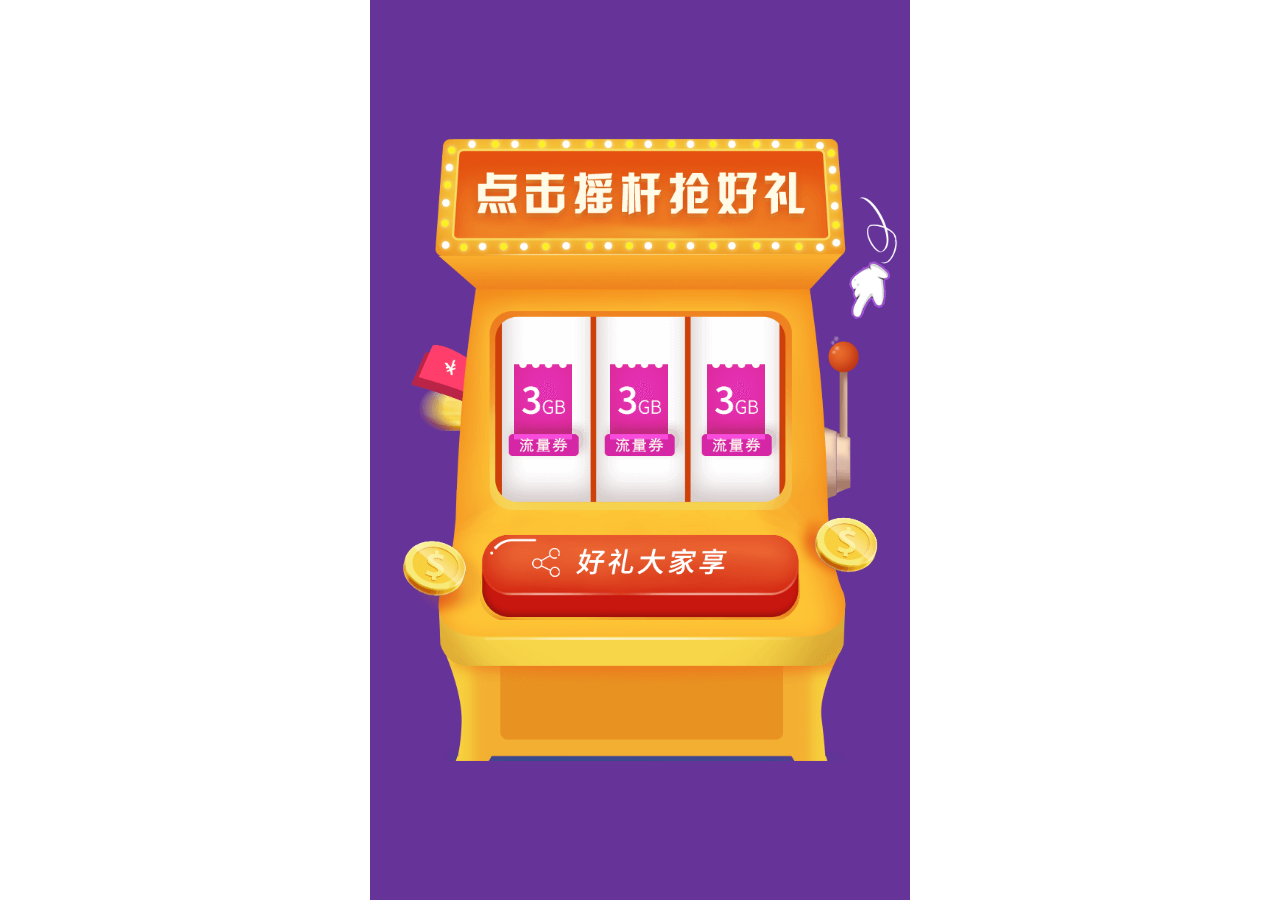
<file: 模拟老虎机抽奖/index.html>
﻿<!DOCTYPE html>
<html>
<head>
<meta charset="UTF-8">
<meta name="viewport" content="width=device-width, user-scalable=no, initial-scale=1.0, maximum-scale=1.0, minimum-scale=1.0">
<meta http-equiv="X-UA-Compatible" content="ie=edge">
<title>抽奖</title>

<link rel="stylesheet" href="css/public.css">

<script src="js/jquery-1.10.2.js"></script>
<script src="js/easing.min.js"></script>
<script src="js/mejs.js"></script>

</head>
<body>

<section>
	<div class="machine">
		<dl class="rotate_box clear">
			<dd></dd>
			<dd></dd>
			<dd></dd>
		</dl>
		<a class="poiner" href="">
		<img src="images/poiner.png" alt="">
		</a>
		<a class="rotate_btn" href="javascript: void(0);">
		<img src="images/rocker.png" alt="">
		</a>
		<div class="btn_box">
			<img src="images/share_btn.png" alt="">
		</div>
	</div>
</section>

<div class="mask">
	<img src="images/alert_img.png" alt="">
</div>
<div style="text-align:center;">
</div>

</body>
</html>
</file>
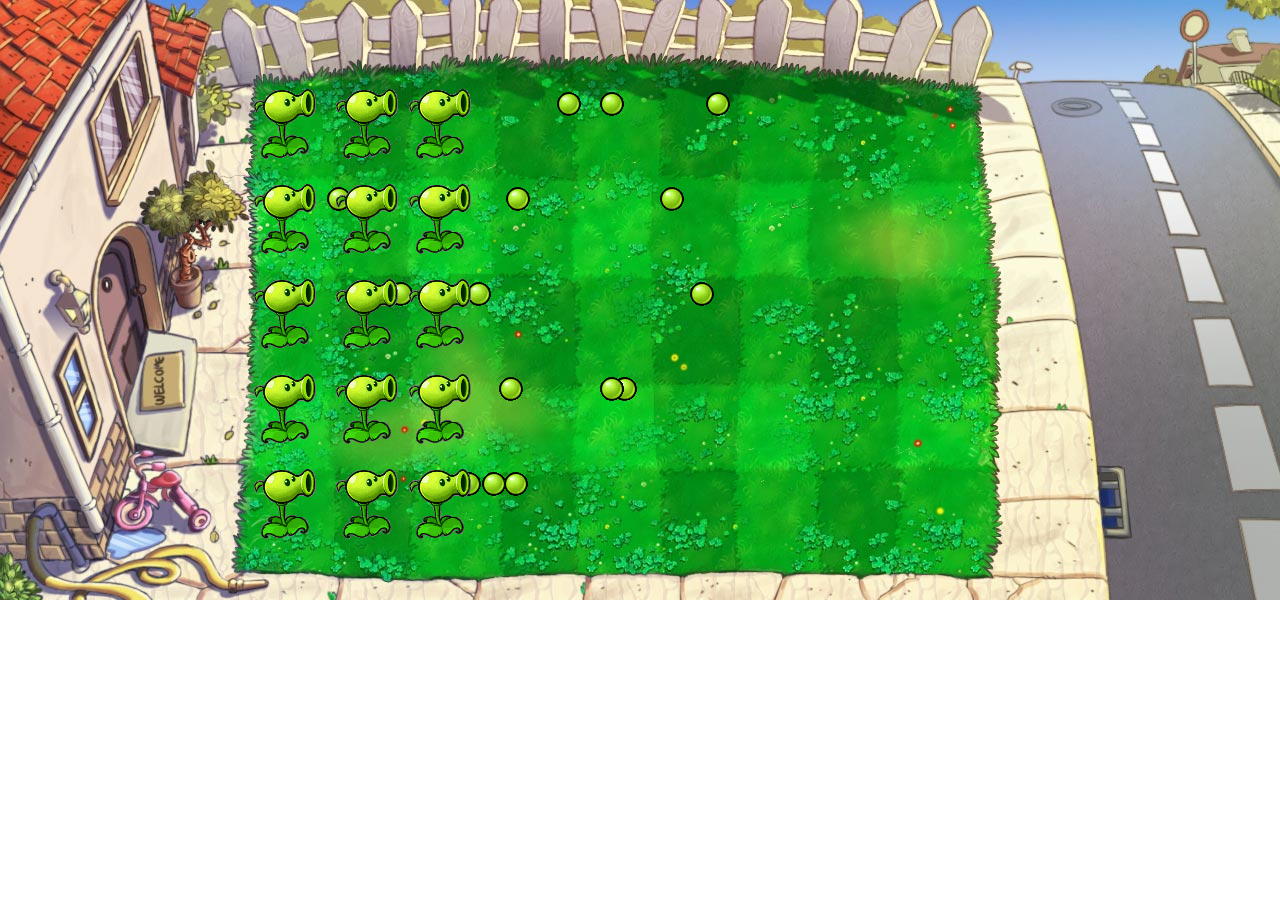
<file: animate函数模拟豌豆发射/plants.html>
<!DOCTYPE html>
<html>
	<head>
		<meta charset="UTF-8" />
		<script type="text/javascript" src="jquery-1.11.2.min.js"></script>
		<style type="text/css">
			body {
				background: url(img/background1.jpg) no-repeat;
				position: fixed;
			}
			ul li {
				list-style: none;
			}
			.wrap {
				position: relative;
				left: 170px;
				top: 65px;
			}
			.plants1  {
				display: inline-block;
				position: relative;
				left:35px;
			}
			.plants1 .plant {
				position: relative;
				margin-bottom:20px;
			}
			.plants1 .plant .PB00 {
				position: absolute;
				top:-2px;
				left:15px;
			}
			
			.plants2  {
				display: inline-block;
				position: relative;
				left:2px;
			}
			.plants2 .plant {
				position: relative;
				margin-bottom:20px;
			}
			.plants2 .plant .PB00 {
				position: absolute;
				top:-2px;
				left:15px;
			}
			
			.plants3  {
				display: inline-block;
				position: relative;
				left:-40px;
			}
			.plants3 .plant {
				position: relative;
				margin-bottom:20px;
			}
			.plants3 .plant .PB00 {
				position: absolute;
				top:-2px;
				left:15px;
			}
		</style>
	</head>
	<body>
		<div class='wrap'>
			<ul class='plants1'>
				<li class='plant'>
					<img class='Peashooter' src="img/Peashooter.gif" />
					<img class='PB00' src="img/PB00.gif" />
				</li>
				<li class='plant'>
					<img class='Peashooter' src="img/Peashooter.gif" />
					<img class='PB00' src="img/PB00.gif" />
				</li>
				<li class='plant'>
					<img class='Peashooter' src="img/Peashooter.gif" />
					<img class='PB00' src="img/PB00.gif" />
				</li>
				<li class='plant'>
					<img class='Peashooter' src="img/Peashooter.gif" />
					<img class='PB00' src="img/PB00.gif" />
				</li>
				<li class='plant'>
					<img class='Peashooter' src="img/Peashooter.gif" />
					<img class='PB00' src="img/PB00.gif" />
				</li>
				
			</ul>
			
			<ul class='plants2'>
				<li class='plant'>
					<img class='Peashooter' src="img/Peashooter.gif" />
					<img class='PB00' src="img/PB00.gif" />
				</li>
				<li class='plant'>
					<img class='Peashooter' src="img/Peashooter.gif" />
					<img class='PB00' src="img/PB00.gif" />
				</li>
				<li class='plant'>
					<img class='Peashooter' src="img/Peashooter.gif" />
					<img class='PB00' src="img/PB00.gif" />
				</li>
				<li class='plant'>
					<img class='Peashooter' src="img/Peashooter.gif" />
					<img class='PB00' src="img/PB00.gif" />
				</li>
				<li class='plant'>
					<img class='Peashooter' src="img/Peashooter.gif" />
					<img class='PB00' src="img/PB00.gif" />
				</li>
				
			</ul>
			
			<ul class='plants3'>
				
				<li class='plant'>
					<img class='Peashooter' src="img/Peashooter.gif" />
					<img class='PB00' src="img/PB00.gif" />
				</li>
				<li class='plant'>
					<img class='Peashooter' src="img/Peashooter.gif" />
					<img class='PB00' src="img/PB00.gif" />
				</li>
				<li class='plant'>
					<img class='Peashooter' src="img/Peashooter.gif" />
					<img class='PB00' src="img/PB00.gif" />
				</li>
				<li class='plant'>
					<img class='Peashooter' src="img/Peashooter.gif" />
					<img class='PB00' src="img/PB00.gif" />
				</li>
				<li class='plant'>
					<img class='Peashooter' src="img/Peashooter.gif" />
					<img class='PB00' src="img/PB00.gif" />
				</li>
			</ul>
		</div>
	</body>
	
	<script type="text/javascript">
	
		function randomNum(num){
			return Math.floor(Math.random()*(num+1));
		};
		
		setInterval(function(){
			var $this = $('.PB00').eq(randomNum(17));
			$this.animate({'margin-left' : 1000},2000,function(){
				$this.css({'margin-left' : 0});
			});
		},10);
		
	</script>	
	
</html>
</file>
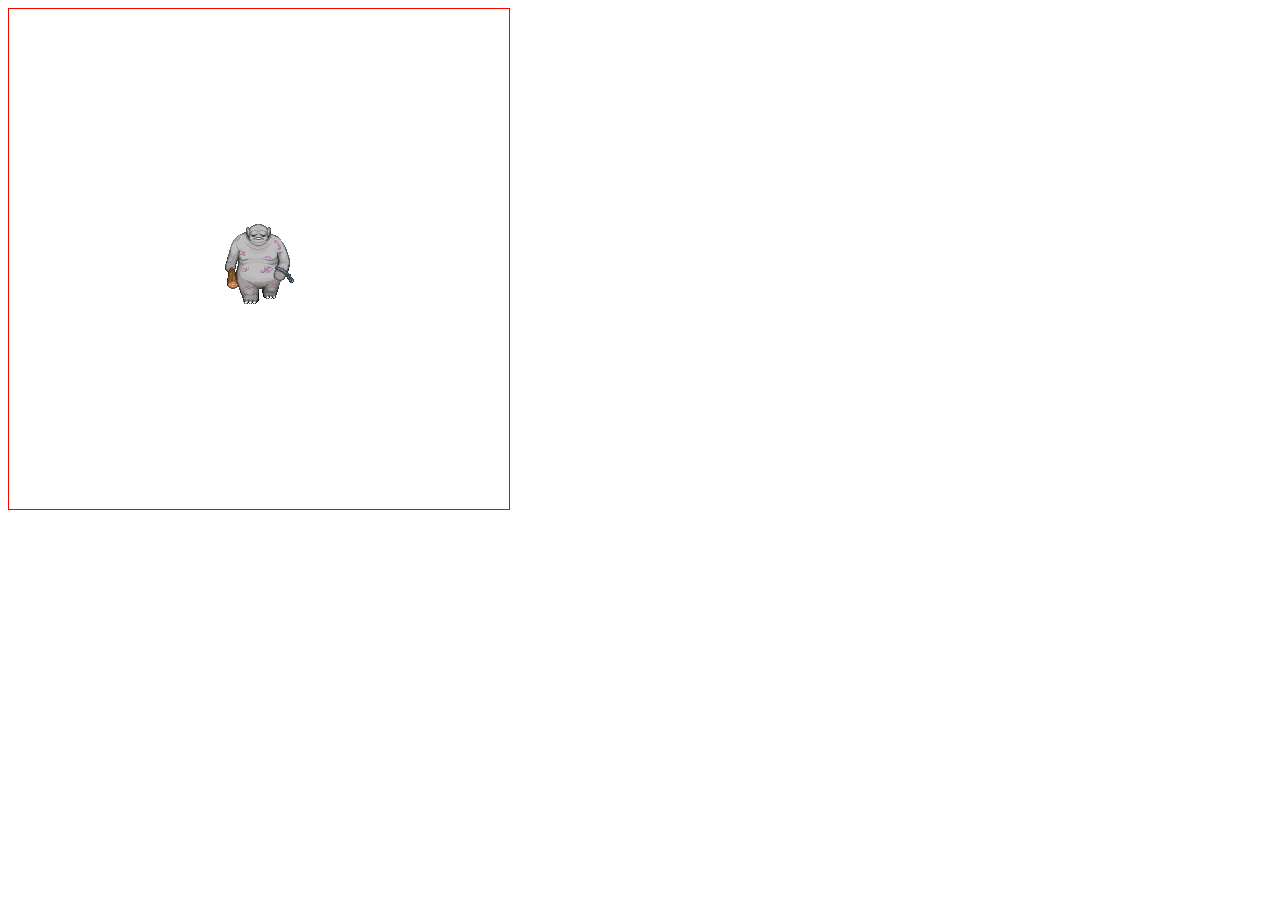
<file: canvas/绘制行走小人.html>
<!DOCTYPE html>
<html lang="en">
<head>
    <meta charset="UTF-8">
    <title>Document</title>
</head>
<body>
    <canvas id="mycanvas" width="500px" height="500px" style="border:1px solid red"></canvas>
</body>
<script>
    function Person(ctx){
        this.ctx = ctx || document.querySelector("#mycanvas").getContext("2d");
        this.canvasWidth = this.ctx.canvas.width;
        this.canvasHeight = this.ctx.canvas.height;
        //小人行走的方向  0 前      1 左       2 右       3 后
        this.direction = 0;
        //当前显示的是第几张图片
        this.index = 0;
        //每按下一次键盘，步进是10
        this.step = 10;

        //x和y方向移动的距离
        this.stepX = 0 ;
        this.stepY = 0;

        //初始化
        this.init();
    }

    Person.prototype.init = function(){
        var that = this;
        //1.要绑定键盘的事件
        document.onkeydown = function(e){
            switch(e.keyCode){
                case 37:
                    //左
                    that.direction = 1;
                    if(that.stepX > -that.canvasWidth/2){
                        that.stepX -= that.step;
                    }
                    that.drawImage();
                    break;
                case 38:
                    //上
                    that.direction = 3;
                    if(that.stepY > -that.canvasHeight/2){
                        that.stepY -= that.step;
                    }
                    that.drawImage();
                    break;
                case  39:
                    //右
                    that.direction = 2;
                    if(that.stepX < that.canvasWidth/2){
                        that.stepX += that.step;
                    }
                    that.drawImage();
                    break;
                case  40:
                    //下
                    that.direction = 0;
                    if(that.stepY < that.canvasHeight/2){
                        that.stepY += that.step;
                    }
                    that.drawImage();
                    break;
                default:
                    break;
            }
        }

        //2.调用drawImage方法
        this.drawImage();
    }

    Person.prototype.drawImage = function(){
        //1.每调用一次drawImage方法，说明要绘制一次图片，就让index+1
        this.index++;
        if(this.index == 4){
            this.index = 0;
        }
        //2.创建一个图片，在onload方法中让图片显示
        var image = new Image();
        image.src = "image/04.png";
        var that = this;
        image.onload = function(){
            var imageWidth = image.width;
            var imageHeight = image.height;
            var personWidth = imageWidth/4;
            var personHeight = imageHeight/4;

            var centerX = that.canvasWidth/2 - personWidth/2;
            var centerY = that.canvasHeight/2 - personHeight/2;
            that.ctx.clearRect(0,0,that.canvasWidth,that.canvasHeight);
            that.ctx.drawImage(image,that.index*personWidth ,that.direction*personHeight,personWidth,personHeight,centerX+that.stepX,centerY+that.stepY,personWidth,personHeight)
        }
    }

    var p = new Person();

</script>
</html>
</file>
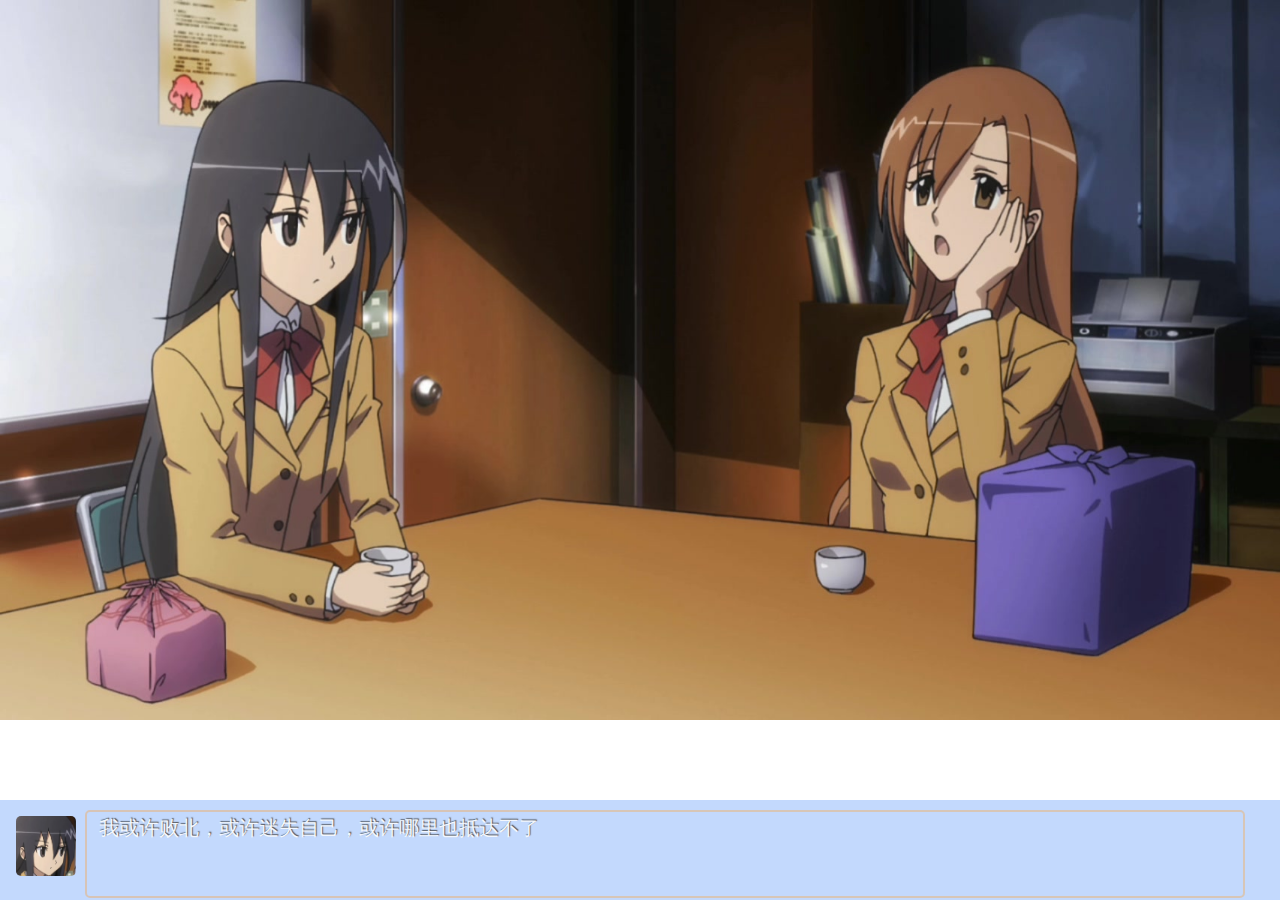
<file: js实现对话效果/dialogTest.html>
<!DOCTYPE html>
<html>
	<head>
		<meta charset="UTF-8">
		<title></title>
		<link rel="stylesheet" type="text/css" href="css/dialog.css"/>
		<!--<script type="text/javascript" src="js/dialog.js"></script>-->
		<style type="text/css">
			* {margin:0;padding:0}
		</style>
		
		<script type="text/javascript">
		
		window.onload = function(){
		
		var gameDialog = function(id,text,speed){
			var box = document.getElementById(id);
			var text = text;
			var len = text.length;
			var timer = null;
			var index = 0;
			var character = '';
			var flag = false; //默认不允许点击
			function start(){
				box.innerHTML = '';
				timer = setInterval(function(){
					if(box.scrollHeight > box.clientHeight){
						//将溢出的那个字保存在下来
						character = text.charAt(index - 1); //因为上一次已经 ++了，所以这里要减一
						clearInterval(timer);
						//当一段对话结束了，就允许点击
				        flag = true;
						return;
					}
				    if(index == len){
				        clearInterval(timer);
				        
				    }
				    
				    if(character){
						box.innerHTML += character;
						character = '';//重置该字符
					}else{
						box.innerHTML += text.charAt(index++);
					}
					
				},speed);
			}
			
			start();
			
			box.onclick = function(){
				if(flag){
					start(); 	 //当你允许点击的时候，才触发start函数，否则不好意思，点击无效
					flag = false;//触发成功后,回到之前的状态
				}
				
			}
		}
	
	
			
		gameDialog('content',
			" 我或许败北，或许迷失自己，或许哪里也抵达不了，"+
			" 任凭怎么挣扎也只能徒呼奈何，或许我只是徒然掬一把废墟灰烬，" +
			" 唯我一人蒙在鼓里，或许这里没有任何人把赌注下在我身上。"+
			" 或许我已失去一切，无所谓。有一点是明确的：至少我有值得等待有值得寻求的东西。" 
		,28);
		
		}
		
		

		</script>
	</head>
	<body>
		<div  class='dialog'>
			<span class='pic'></span>
			<div id = 'innerBox' class='innerBox'>
				<div id='content'></div>
			</div>
		</div>
	</body>
</html>
</file>
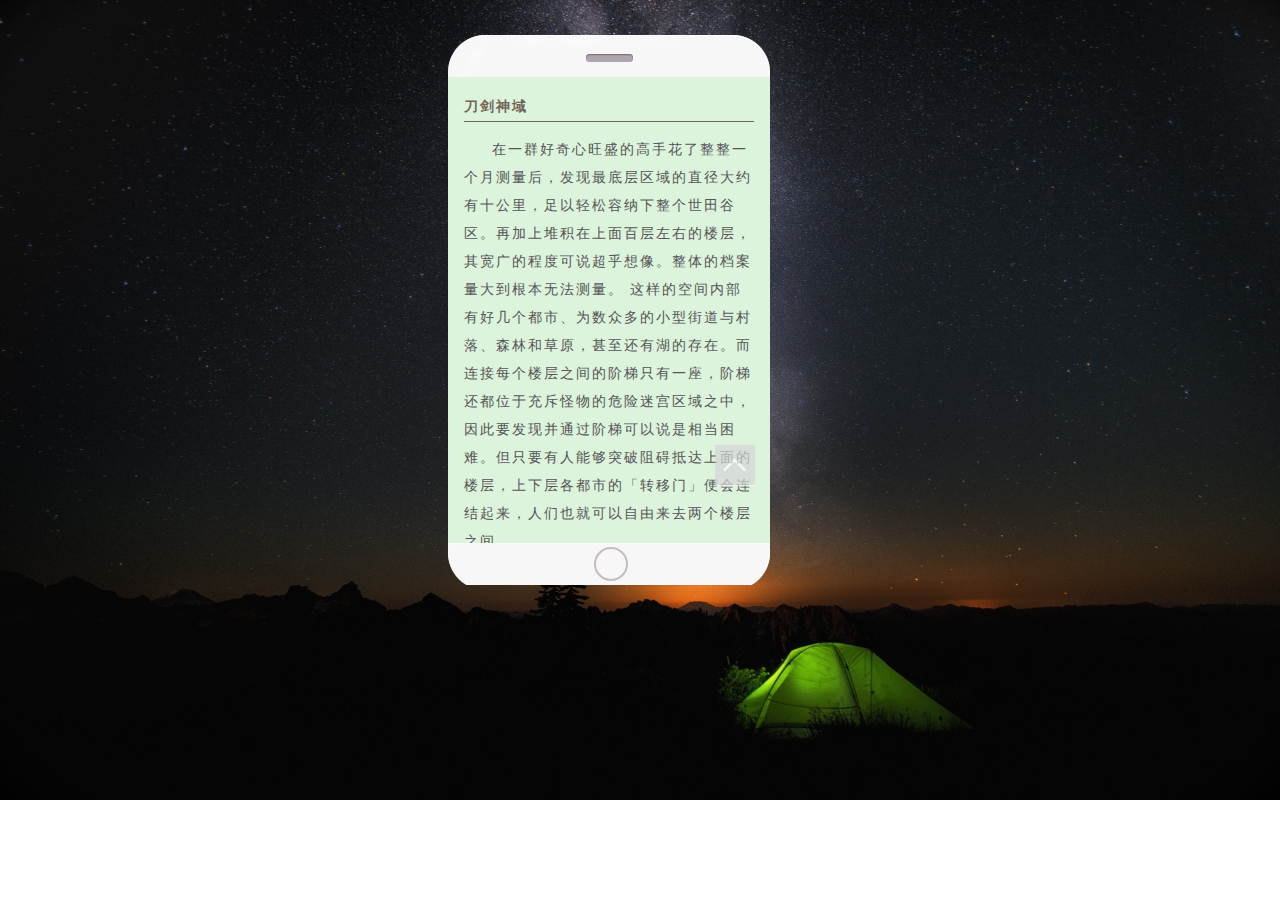
<file: Web阅读器/TextReader.html>
<!DOCTYPE html>
<html>
	<head>
		<meta charset="UTF-8">
		<title>TextReader</title>
		<script src="http://libs.baidu.com/jquery/2.0.0/jquery.min.js"></script>
		
		<style type="text/css">
			
			*{
				padding: 0;
				margin: 0;
			}
			
			body{
				background: url(bg.jpg) no-repeat;
				background-size: 100%;
			}
			
			.phone {
				width:322px ;
				height:550px; 
				position:relative;
				left:35%;
				top:35px;
			}
			
			.phone .phone_top {
				background: url(phone_top.png);
				height:42px;
			}
			
			.phone .phone-bottom  {
				background: url(phone_bottom.png);
			    position: absolute;
			    height: 42px;
			    width: 100%;
			    bottom: 0;
			}
			
			.phone .container{
				overflow-x: hidden;
				overflow-y: auto;
				width:90%;
				background:#ccc;
				height:456px;
				font-size:14px;
				text-align:left;
				background:#dcf3dc;
				font-family:微软雅黑;
				color:#555;
				line-height:28px;
				padding:16px;
				text-indent: 2em;
				padding: 16px 16px 0px 16px;
			}	
			
			.phone .container h4 {
				text-indent: 0;
				margin-bottom: 1em;
				color:#736357;
				border-bottom:1px solid #736357;
				letter-spacing: 2px;
			}
			
			.phone .container p {
				margin-bottom: 15px;
				letter-spacing: 2px;
			}
			
			.phone .container #toTop {
				width: 40px;
				height: 60px;
				display: inline-block;
				position: absolute;
				background: url(top.png) no-repeat;
				background-size: 100%;
				bottom:80px;
				right: 15px;
				opacity: 0.7;
			}
			
			.back {
				width: 30px;
			    height: 30px;
			    position: absolute;
			    left: 50%;
			    margin-left: -15px;
			    border: 2px solid #c7bcbc;
			    top: 4px;
			    border-radius: 50%;
			}
			
			/** 滚动条样式美化  */
			::-webkit-scrollbar{width:5px;height:6px;background:#ccc;}
			::-webkit-scrollbar-button{background-color:#e5e5e5;}
			::-webkit-scrollbar-track{background:#999;}
			::-webkit-scrollbar-track-piece{background:#ccc}
			::-webkit-scrollbar-thumb{background:#666;}
			::-webkit-scrollbar-corner{background:#82AFFF;}
			::-webkit-scrollbar-resizer{background:#FF0BEE;}
			scrollbar{-moz-appearance:none !important;background:rgb(0,255,0) !important;}
			scrollbarbutton{-moz-appearance:none !important;background-color:rgb(0,0,255) !important;}
			scrollbarbutton:hover{-moz-appearance:none !important;background-color:rgb(255,0,0) !important;}

		</style>
	</head>
	
<body>
	<div class='phone'>
		<div class='phone_top'></div>
		<div class='container'>
			
			<span id='toTop'></span>
			
			<h4>刀剑神域 </h4>
			<p>
				在一群好奇心旺盛的高手花了整整一个月测量后，发现最底层区域的直径大约有十公里，足以轻松容纳下整个世田谷区。再加上堆积在上面百层左右的楼层，其宽广的程度可说超乎想像。整体的档案量大到根本无法测量。 这样的空间内部有好几个都市、为数众多的小型街道与村落、森林和草原，甚至还有湖的存在。而连接每个楼层之间的阶梯只有一座，阶梯还都位于充斥怪物的危险迷宫区域之中，因此要发现并通过阶梯可以说是相当困难。但只要有人能够突破阻碍抵达上面的楼层，上下层各都市的「转移门」便会连结起来，人们也就可以自由来去两个楼层之间。
			</p>
			<p>
				经过两年的时间，这个巨大城堡就这样被逐渐地往上攻略，目前已到达第七十四层。城堡的名称是「艾恩葛朗特」。这座持续飘浮在空中、吞噬了将近六千人，充满着剑与战斗的世界。它的另一个名字是——SwordArtOnline刀剑神域」。闪烁着深灰色光芒的剑尖，浅浅地划过我的肩膀。 那固定显示在视线左上角的细长横线，好不容易缩短了长度。同时，似乎有只冰冷的手掌，抚摸过我胸口深处。 
			</p>
			<p>
				横线——那称为HP条的蓝色条状物，可以看出我的生命残值。虽然它还有八成左右的残值，但不能把事情看得太过于乐观。因为相对来说，我已经朝死亡深渊前进了两步。 在敌人的剑再度进入攻击动作之前，我就先往后跳开一大步，以保持与敌人之间的距离。 
			</p>
			<p>「呼……」 
			</p>
			<p>硬是吐了一大口气来调整一下气息。在这个世界的「身体」虽然不需要氧气，但在另一边，也就是躺在真实世界里的真正身体，现在呼吸应该非常剧烈。而随意摆放的手应该正流着大量冷汗，心跳也加速到破表了吧。 </p>
			
			<p>这也是理所当然的事。就算我眼前所见全部都是虚拟的立体影像对象，减少的也只是数值化的生命值，但我现在的确是赌上自己的性命在战斗。 从赌上性命这点来看，这场战斗真是相当不公平。因为，眼前的「敌人」——这除了拥有闪耀着光芒的深绿鳞片皮肤与长手臂外，还有着蜥蜴头与尾巴的半人半兽怪物，不只外表不是人类、甚至没有真实的生命。它只不过是不论被杀掉多少次，都可以由系统无限重生的数字文件档案集合体。 </p>
			<p>不对。 目前，操纵这只蜥蜴人的AI程序正在观察、学习我的战斗方式，用以不断提升自己的应对能力。但这些学习档案，在该个体消灭后便会重置，而且不会反馈到下次出现在这个区域的同种个体上。 
			</p>
			
		</div>
		<div class='phone-bottom'>
			<span class='back'></span>
		</div>
	</div>
</body>

<script type="text/javascript">
	//单机图标直接返回顶部
	$('#toTop').on('click',function(){
		$('.phone .container').eq(0).stop(true, true).animate({ scrollTop: 0},500,function(){
			$('#toTop').css({'opacity' : 0}); 
		});
		
		return false;
	});
	

	var justScrollTop = 0; //记录上一次滚动条距离顶部的位置
	
	//滚动条监听事件
	$('.phone .container').on('scroll',function(e){
		if(e.target.scrollTop > justScrollTop){
			$('#toTop').css({'opacity' : 0});
		}else{
			$('#toTop').css({'opacity' : 0.8});
		}
		
		justScrollTop = e.target.scrollTop;
	});
</script>


</html>
</file>
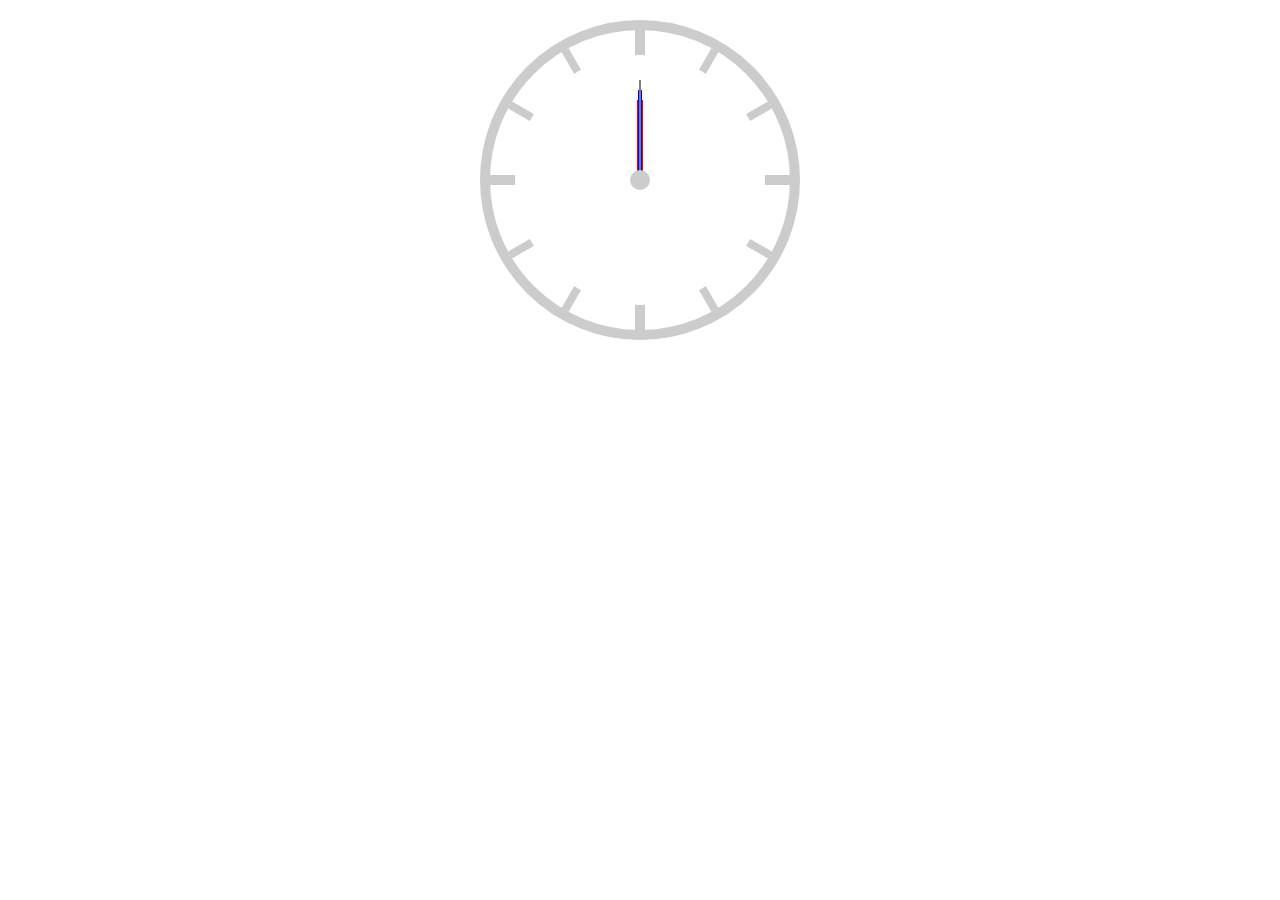
<file: 时钟案例/时钟案例.html>
<!DOCTYPE html>
<html lang="en">
<head>
    <meta charset="UTF-8">
    <title>Document</title>

    <style>
        .clock{
            margin: 20px auto;
            width: 300px;
            height: 300px;
            border: 10px solid #ccc;
            border-radius: 50%;

            position: relative;
        }

        .clock .line{
            position: absolute;
            width: 8px;
            height: 100%;
            background-color: #ccc;
            left: 50%;
            transform: translateX(-50%);
        }

        .clock .line1{

            transform:translateX(-50%) rotateZ(30deg);
        }

        .clock .line2{
            transform:translateX(-50%) rotateZ(60deg);
        }

        .clock .line3{
            width: 10px;
            transform:translateX(-50%) rotateZ(90deg);
        }

        .clock .line4{

            transform:translateX(-50%) rotateZ(120deg);
        }

        .clock .line5{
            transform:translateX(-50%) rotateZ(150deg);
        }

        .clock .line6{
            width: 10px;
            transform:translateX(-50%) rotateZ(180deg);
        }

        .clock .cover{
            width: 250px;
            height: 250px;
            background-color: white;
            position: absolute;
            left: 50%;
            top: 50%;
            transform: translate(-50%,-50%);
            border-radius: 50%;
        }

        .clock .center{
            width: 20px;
            height: 20px;
            background-color: #ccc;
            position: absolute;
            left: 50%;
            top: 50%;
            transform: translate(-50%,-50%);
            border-radius: 50%;
        }

        .clock .hour{
            width: 6px;
            height: 80px;
            background-color: red;
            position: absolute;
            left: 50%;
            top: 50%;
            transform: translate(-50%,-100%);

           /*animation-name: clockAnimation;
            animation-duration: 43200s;
            animation-timing-function: linear;
            animation-iteration-count: infinite;*/

            transform-origin: bottom center;

            /*复合属性*/
            animation:clockAnimation 43200s linear infinite;
        }

        .clock .minute{
            width: 4px;
            height: 90px;
            background-color: blue;
            position: absolute;
            left: 50%;
            top: 50%;
            transform: translate(-50%,-100%);

            /*animation-name: clockAnimation;
            animation-duration: 3600s;
            animation-timing-function: linear;
            animation-iteration-count: infinite;*/
            transform-origin: bottom center;

            animation:clockAnimation 3600s linear infinite;
        }

        .clock .second{
            width: 2px;
            height: 100px;
            background-color: gray;
            position: absolute;
            left: 50%;
            top: 50%;
            transform: translate(-50%,-100%);

            /*animation-name: clockAnimation;
            animation-duration: 60s;
            animation-timing-function: steps(60);  !*分60步执行clockAnimation动画，此时就不再是匀速效果了*!
            animation-iteration-count: infinite;*/
            transform-origin: bottom center;

            animation:clockAnimation 60s steps(60) infinite;
        }


        @keyframes clockAnimation{
            0%{
                transform:translate(-50%,-100%) rotateZ(0deg);
            }
            100%{
                transform:translate(-50%,-100%) rotateZ(360deg);
            }
        }
    </style>
</head>
<body>
    <div class="clock">
        <div class="line line1"></div>
        <div class="line line2"></div>
        <div class="line line3"></div>
        <div class="line line4"></div>
        <div class="line line5"></div>
        <div class="line line6"></div>
        <div class="cover"></div>
        <div class="hour"></div>
        <div class="minute"></div>
        <div class="second"></div>
        <div class="center"></div>
    </div>
</body>

</html>
</file>
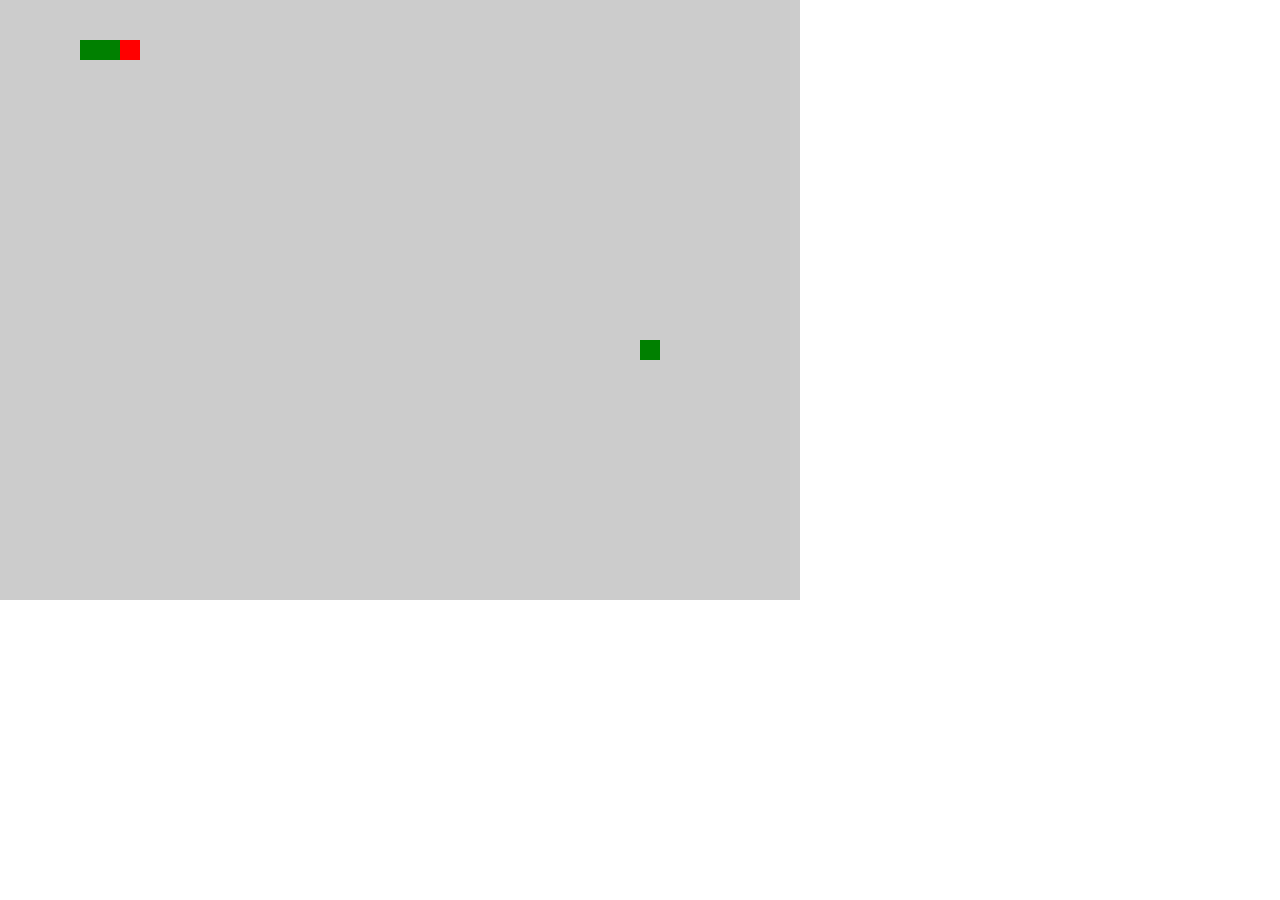
<file: 贪吃蛇/贪吃蛇.html>
<!DOCTYPE html PUBLIC "-//W3C//DTD XHTML 1.0 Strict//EN" "http://www.w3.org/TR/xhtml1/DTD/xhtml1-strict.dtd">
<html xmlns="http://www.w3.org/1999/xhtml" xml:lang="en">
<head>
    <meta http-equiv="Content-Type" content="text/html;charset=UTF-8">
    <title>Document</title>
    <script src="common.js"></script>
    <script src="index2.js"></script>

    <style>
        *{
            margin: 0px;
            padding:0px;
        }

        #map {
            width: 800px;
            height: 600px;
            background-color: #ccc;
            position: relative;
        }
    </style>
</head>
<body>
    <div id="map">

    </div>
</body>

<script>
    var game = new Game();
    game.startGame();
</script>

</html>
</file>
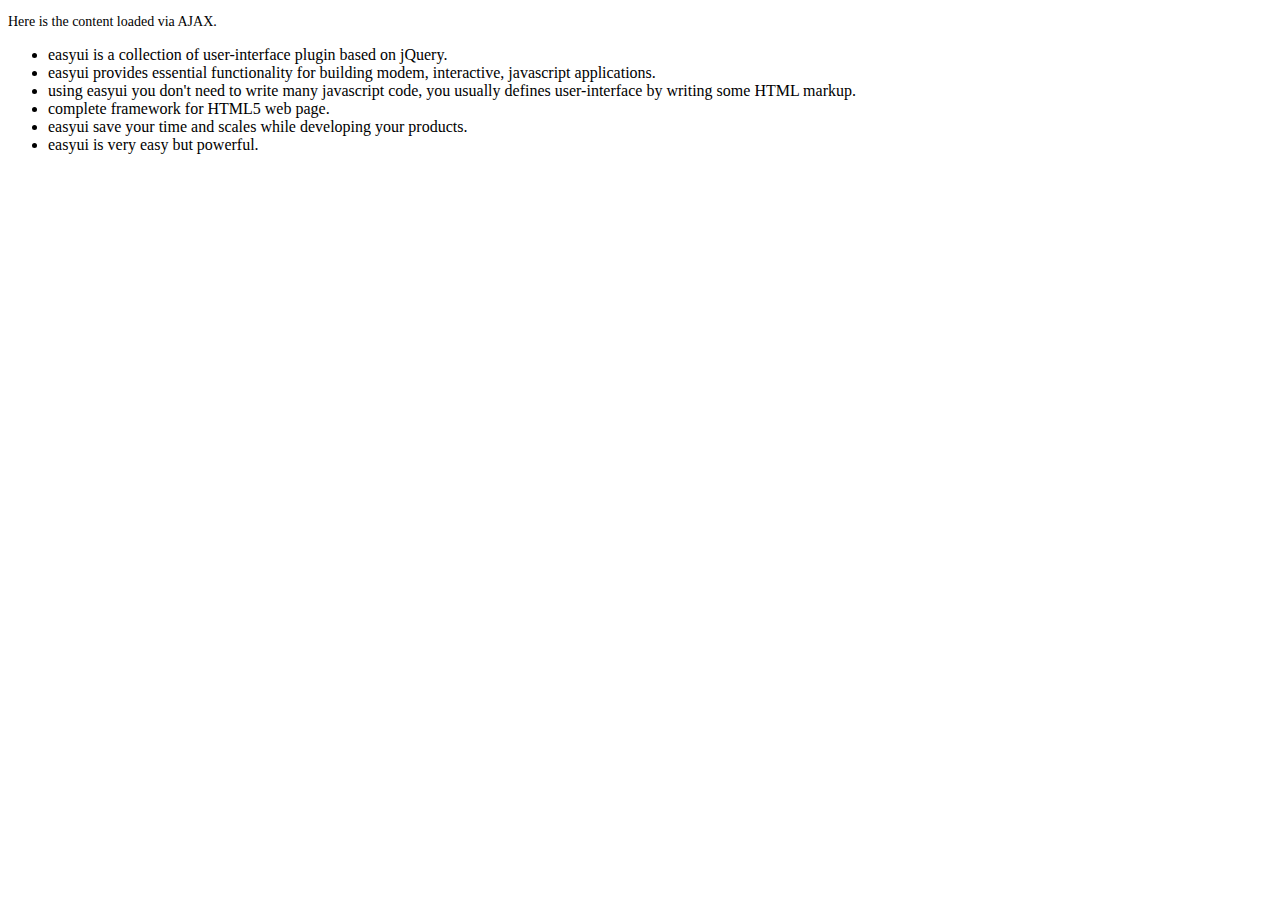
<file: 音乐播放器H5版本/jquery-easyui-1.3.3/demo/accordion/_content.html>
<!DOCTYPE html>
<html>
<head>
	<meta charset="UTF-8">
	<title>AJAX Content</title>
</head>
<body>
	<p style="font-size:14px">Here is the content loaded via AJAX.</p>
	<ul>
		<li>easyui is a collection of user-interface plugin based on jQuery.</li>
		<li>easyui provides essential functionality for building modem, interactive, javascript applications.</li>
		<li>using easyui you don't need to write many javascript code, you usually defines user-interface by writing some HTML markup.</li>
		<li>complete framework for HTML5 web page.</li>
		<li>easyui save your time and scales while developing your products.</li>
		<li>easyui is very easy but powerful.</li>
	</ul>
</body>
</html>
</file>
<file: 模拟老虎机抽奖/css/public.css>
﻿*{-webkit-box-sizing:border-box;-moz-box-sizing:border-box;box-sizing:border-box;margin:0;padding:0}
body,html{position:relative;display:-webkit-box;overflow:hidden;height:100%;min-width:8.53333rem;-webkit-touch-callout:none;-webkit-box-orient:vertical;-webkit-box-align:stretch}
img{display:block;width:100%}


section{position:relative;margin:0 auto;width:10rem;height:100%;overflow-y:auto;-webkit-overflow-scrolling:touch;background:rebeccapurple}
.machine{width:8.77333rem;height:11.52rem;background:url(../images/machine_bg.png);background-size:cover;position:absolute;top:50%;left:50%;-webkit-transform:translate(-50%,-50%);transform:translate(-50%,-50%)}
.rotate_box{width:60%;margin:0 auto;padding-top:37%}
.rotate_box dd{width:32%;height:3.46667rem;margin-right:2%;float:left;background:url(../images/prize.png);background-size:cover}
.rotate_box dd:last-child{margin-right:0}
.rotate_btn{width:.58667rem;height:1.78667rem;overflow:hidden;position:absolute;right:.32rem;bottom:6rem;transform-origin:center bottom}
.btn_box{width:5.92rem;position:absolute;left:50%;margin-left:-2.96rem;bottom:2.61333rem}
.poiner{width:.88rem;position:absolute;right:-.37333rem;top:1.06667rem}
.btn_box{width:5.92rem;position:absolute;left:50%;margin-left:-2.96rem;bottom:2.61333rem}
.mask{width:100%;height:100%;background:rgba(0,0,0,.5);position:fixed;left:0;top:0;display:none}
.mask img{width:267px;position:absolute;top:50%;left:50%;-webkit-transform:translate(-50%,-50%);transform:translate(-50%,-50%)}
</file>
<file: js实现对话效果/css/dialog.css>
* {
	padding: 0;
	margin: 0;
}
body {
	background: url(../img/bg.jpg) no-repeat;
	background-size: 100%; 
}
.dialog {
	width:100%;
	height:100px;
	background:rgba(136,180,251,0.5);
	position:absolute;
	bottom: 0;
	
}
.dialog .pic {
	width:60px;
	height:60px;
	background:url(../img/1.png) no-repeat;
	background-size: 100%;
	display:inline-block;
	position: absolute;
	top:16px;
	left:16px;
	border-radius: 5px;
}

.dialog .innerBox{
	width:90%;
	height:80px;
	border:2px solid #dcc0a5;
	opacity: 0.8;
	left:85px;
	top:10px;
	position: absolute;
	border-radius: 5px;
	font-family: 微软雅黑;
	color:#fff;
	text-shadow: 1px -1px 1px #333;
	padding:2px;
}
.dialog .innerBox #content {
	margin:2px 10px 10px 10px;
	width:95%;
	height:99%;
	line-height:25px;
	overflow: hidden;
	font-size: 20px;
	text-align：justify;
}
</file>
